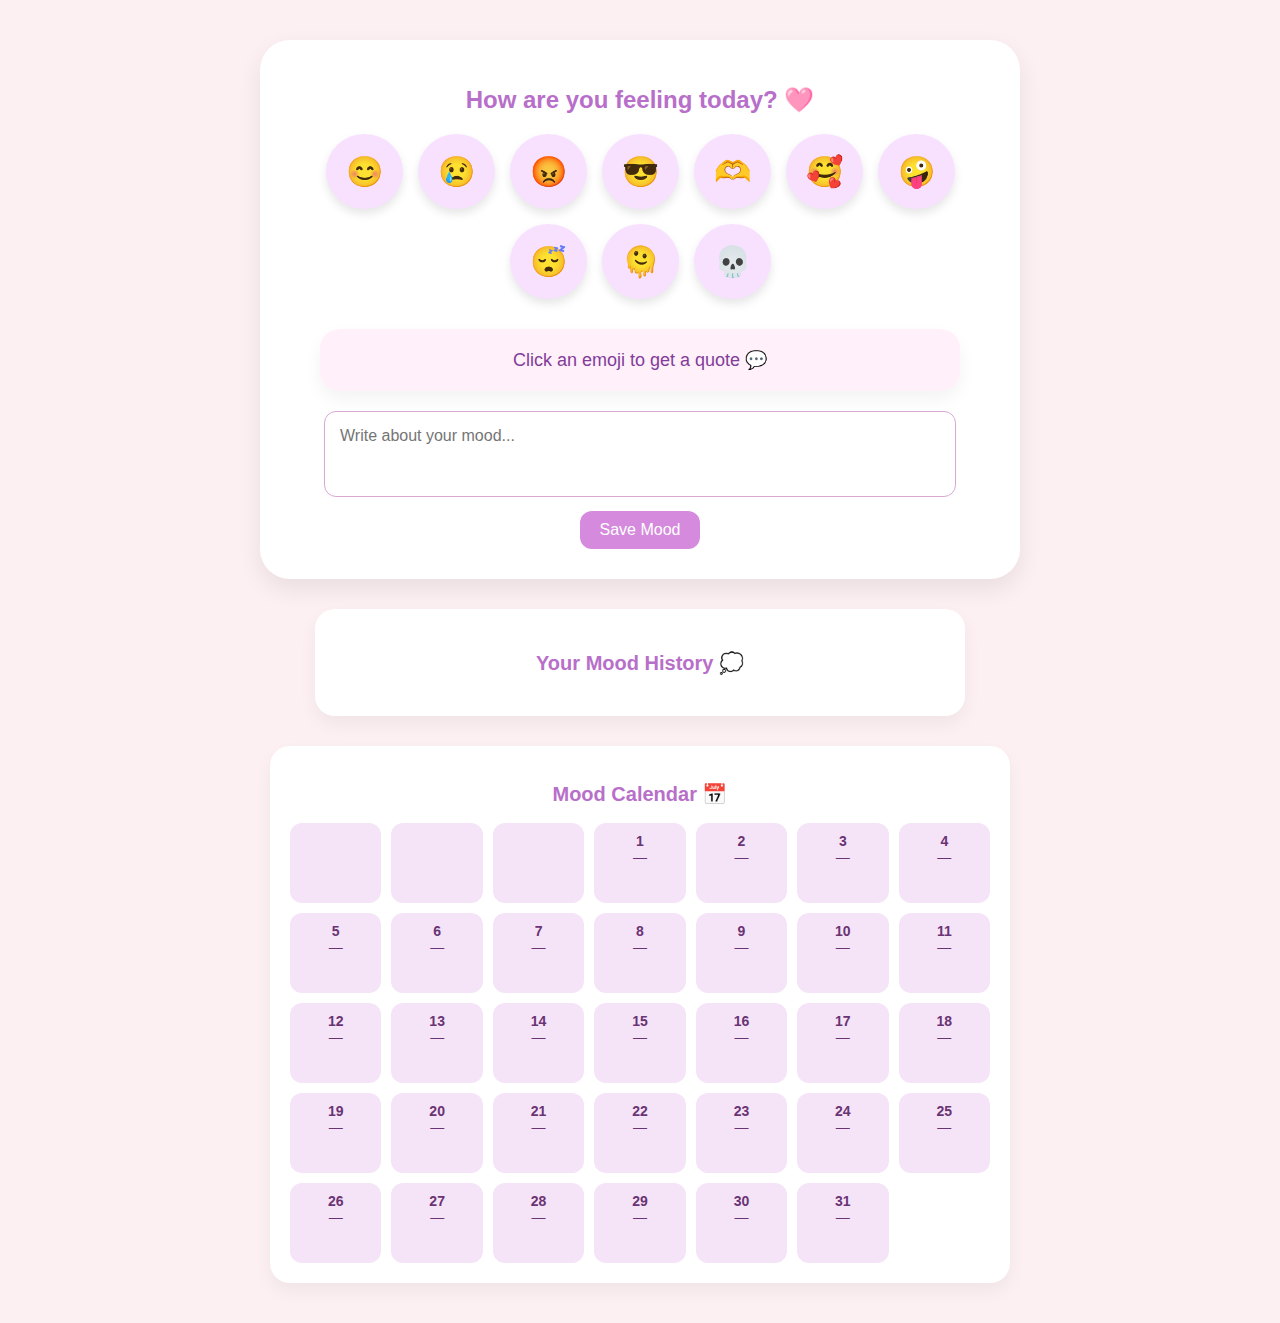
<file: index.html>
<!DOCTYPE html>
<html lang="en">
<head>
  <meta charset="UTF-8" />
  <title>Mood Tracker ✨</title>
  <link rel="stylesheet" href="style.css" />
</head>
<body id="page">
  <div class="outer-box">
    <h1>How are you feeling today? 🩷</h1>
    <div class="inner-box">
      <div class="emoji-bubble" onclick="react('😊')">😊</div>
      <div class="emoji-bubble" onclick="react('😢')">😢</div>
      <div class="emoji-bubble" onclick="react('😡')">😡</div>
      <div class="emoji-bubble" onclick="react('😎')">😎</div>
      <div class="emoji-bubble" onclick="react('🫶')">🫶</div>
      <div class="emoji-bubble" onclick="react('🥰')">🥰</div>
      <div class="emoji-bubble" onclick="react('🤪')">🤪</div>
      <div class="emoji-bubble" onclick="react('😴')">😴</div>
      <div class="emoji-bubble" onclick="react('🫠')">🫠</div>
      <div class="emoji-bubble" onclick="react('💀')">💀</div>
    </div>

    <div class="quote-box" id="message">Click an emoji to get a quote 💬</div>

    <textarea id="note-input" placeholder="Write about your mood..." rows="3"></textarea>
    <br>
    <button onclick="saveMood()" class="save-btn">Save Mood</button>
  </div>

  <div class="tracker-box">
    <h2>Your Mood History 💭</h2>
    <ul id="mood-log"></ul>
  </div>

  <div class="calendar-box">
    <h2>Mood Calendar 📅</h2>
    <div id="calendar-grid"></div>
  </div>

  <script src="script.js"></script>
</body>
</html>
</file>
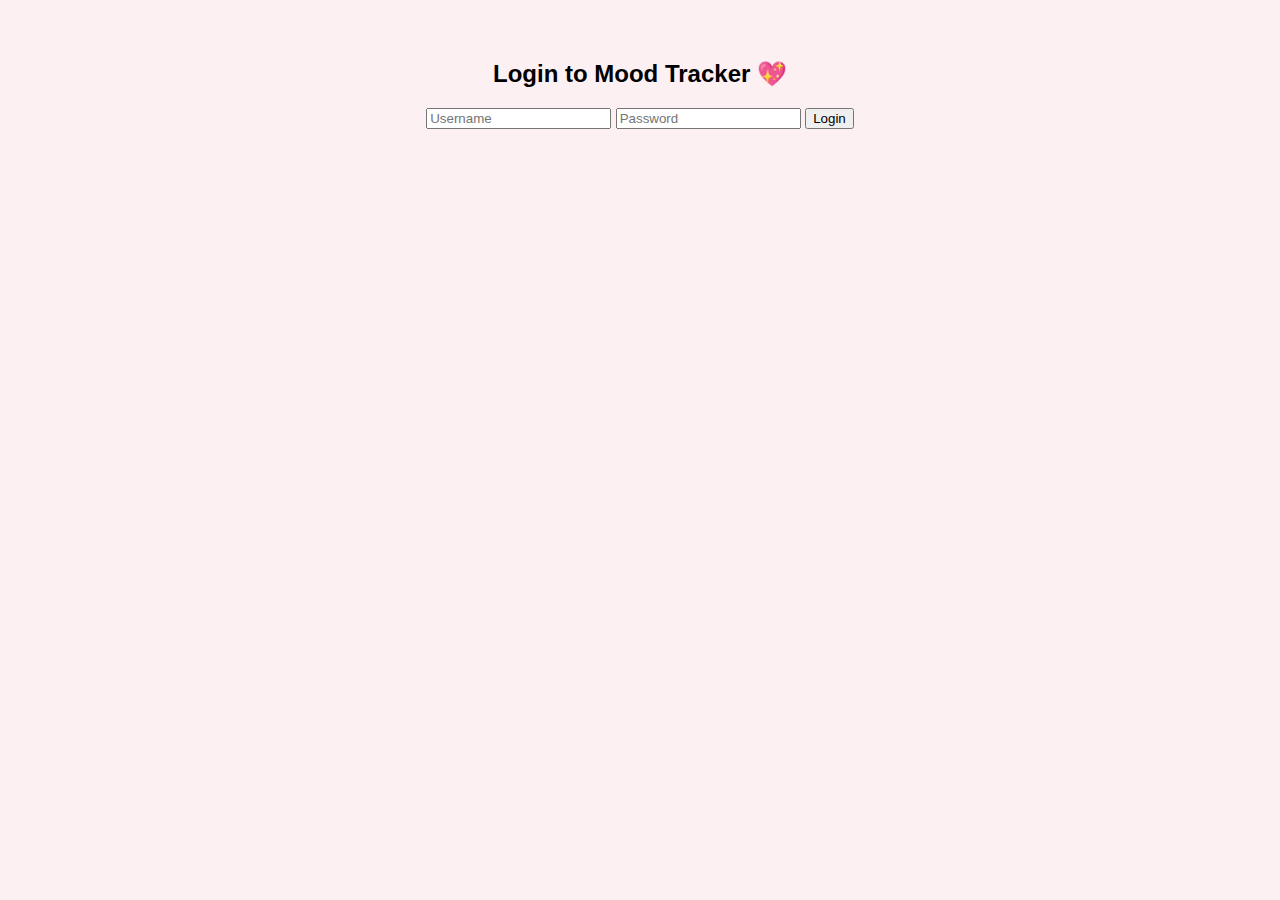
<file: index (1).html>
<!DOCTYPE html>
<html lang="en">
<head>
  <meta charset="UTF-8">
  <title>Mood Tracker</title>
  <link rel="stylesheet" href="style.css">
</head>
<body>

  <!-- LOGIN SCREEN -->
  <div id="login-screen">
    <h2>Login to Mood Tracker 💖</h2>
    <input type="text" id="username" placeholder="Username" />
    <input type="password" id="password" placeholder="Password" />
    <button onclick="login()">Login</button>
    <p id="login-error" style="color: red; display: none;">Invalid login. Try again!</p>
  </div>

  <!-- INTRO PAGE -->
  <div id="intro-screen" style="display: none;">
    <h1>Welcome to Mood Tracker ✨</h1>
    <p>Track your emotions and get daily motivation 💬</p>
    <button onclick="startSite()" class="save-btn">Start</button>
  </div>

  <!-- MAIN CONTENT -->
  <div id="main-content" style="display: none;">
    <h2>Your Mood Tracker Goes Here</h2>
    <!-- Add mood tracker, calendar, etc. -->
  </div>

  <script src="script.js"></script>
</body>
</html>
</file>
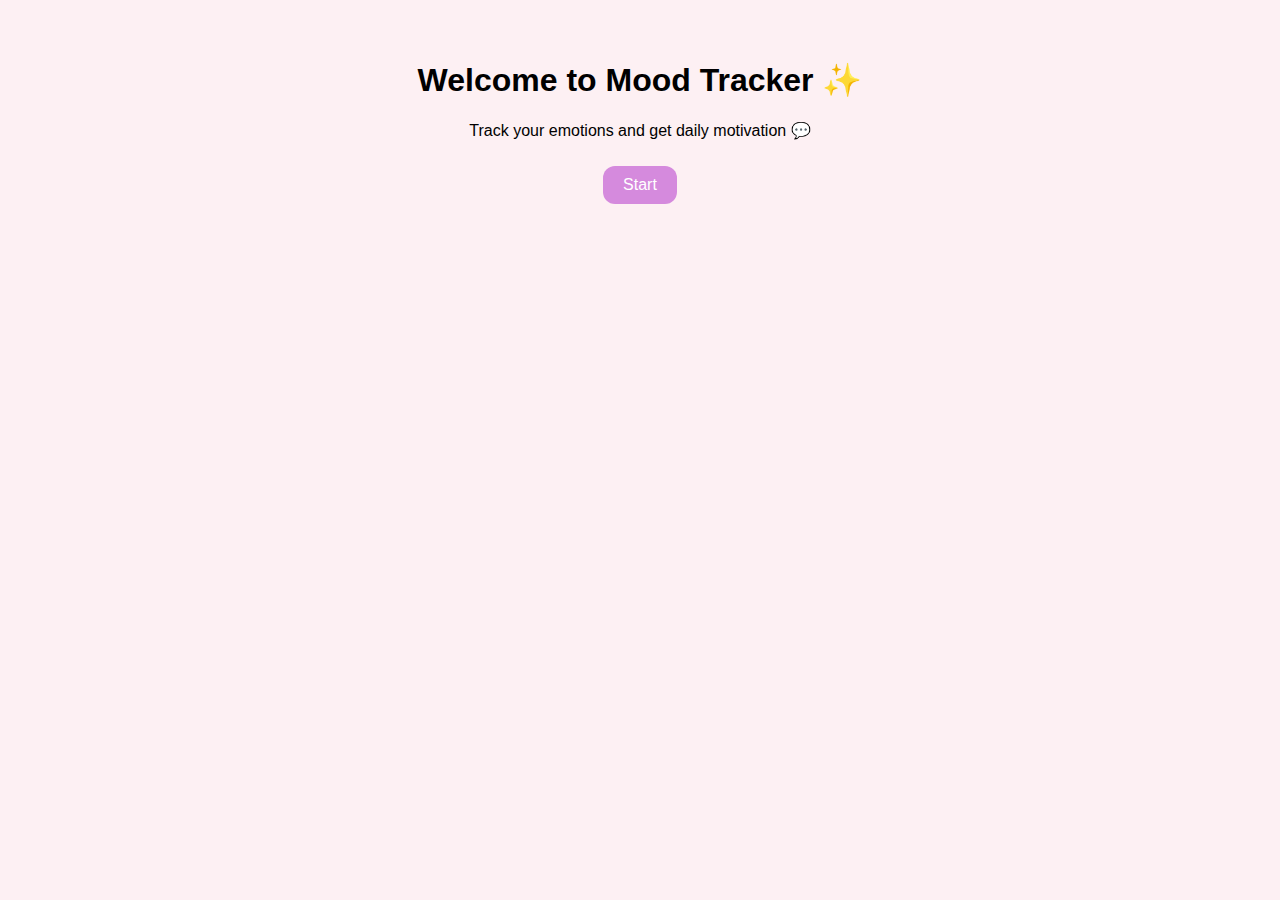
<file: intro_middle_main.html>
<!DOCTYPE html>
<html lang="en">
<head>
  <meta charset="UTF-8" />
  <meta name="viewport" content="width=device-width, initial-scale=1.0"/>
  <title>Mood Tracker Project</title>
  <link rel="stylesheet" href="style.css" />
  <link href="https://fonts.googleapis.com/css2?family=Roboto&display=swap" rel="stylesheet">
</head>
<body>

  <!-- INTRO PAGE -->
  <div id="intro-screen">
    <h1>Welcome to Mood Tracker ✨</h1>
    <p>Track your emotions and get daily motivation 💬</p>
    <button onclick="startSite()" class="save-btn">Start</button>
  </div>

  <!-- MIDDLE SCREEN -->
  <div id="middle-screen" style="display: none; padding: 30px 40px; max-width: 800px; margin: 40px auto; background: #fffaf5; border-radius: 15px; box-shadow: 0 0 15px rgba(0,0,0,0.1); line-height: 1.6;">
    <h2>💬 Emoji-Quote Generator</h2>
    <p>Choose an emoji that fits how you're feeling. The website will show a random quote to inspire or encourage you.</p>

    <h2>📅 Mood Tracker</h2>
    <p>When clicked, an emoji automatically records your mood for the day and adds it to your calendar.</p>

    <h2>🧠 Why We Made This</h2>
    <p>We know students go through stress and pressure. This site is a safe space to track your feelings and stay motivated.</p>

    <h2>✨ Additional Features</h2>
    <ul style="padding-left: 20px;">
      <li>📝 Jot down your thoughts, don’t be shy — no one’s here to ask you why!</li>
      <li>📖 Your feels get saved in your mood archive — read them later, laugh or cry.</li>
      <li>📆 Check your calendar, don’t be surprised — “Wow, I mood-switched ten whole times!”</li>
      <li>💡 It boosts your vibes and clears your mind — stay bright, stay cool, stay emotionally aligned!</li>
      <li>🗣️ Speak your truth, don’t hold it in — this site says, “You’re valid, always win!”</li>
    </ul>
    <button onclick="showMainSite()" class="save-btn">Go to Tracker</button>
  </div>

  <!-- MAIN WEBSITE -->
  <div id="main-site" style="display: none;">
    <!-- Insert your full mood tracker + quote generator layout here -->
    <h2>💖 Mood Tracker Interface</h2>
    <!-- This will be replaced with your actual mood tracker code -->
  </div>

  <script src="script.js"></script>
</body>
</html>
</file>
<file: style.css>
body {
  margin: 0;
  padding: 40px 20px;
  font-family: 'Segoe UI', sans-serif;
  transition: background-color 0.5s ease;
  text-align: center;
  background-color: #fdf0f3;
}

.outer-box {
  background-color: #ffffff;
  border-radius: 30px;
  box-shadow: 0 10px 25px rgba(0, 0, 0, 0.08);
  padding: 30px;
  max-width: 700px;
  margin: 0 auto 30px;
}

.outer-box h1 {
  color: #b86fc9;
  margin-bottom: 20px;
  font-size: 24px;
}

.inner-box {
  display: flex;
  flex-wrap: wrap;
  justify-content: center;
  gap: 15px;
}

.emoji-bubble {
  background-color: #f8e1ff;
  padding: 20px;
  border-radius: 50%;
  font-size: 30px;
  cursor: pointer;
  transition: transform 0.2s ease, background-color 0.3s ease;
  box-shadow: 0 5px 10px rgba(0, 0, 0, 0.1);
}

.emoji-bubble:hover {
  transform: scale(1.2);
  background-color: #f3c1ff;
}

.quote-box {
  margin-top: 30px;
  font-size: 18px;
  color: #823d99;
  background-color: #fff0fa;
  padding: 20px;
  border-radius: 20px;
  max-width: 600px;
  margin-left: auto;
  margin-right: auto;
  box-shadow: 0 8px 18px rgba(0, 0, 0, 0.05);
}

textarea {
  width: 100%;
  max-width: 600px;
  margin-top: 20px;
  padding: 15px;
  border-radius: 12px;
  border: 1px solid #d8aad3;
  font-size: 16px;
  resize: none;
  font-family: 'Segoe UI', sans-serif;
}

.save-btn {
  margin-top: 10px;
  padding: 10px 20px;
  border: none;
  border-radius: 12px;
  background-color: #d58add;
  color: white;
  font-size: 16px;
  cursor: pointer;
  transition: 0.2s ease;
}

.save-btn:hover {
  background-color: #b86fc9;
}

.tracker-box {
  background-color: #ffffff;
  margin-top: 30px;
  padding: 25px;
  border-radius: 20px;
  max-width: 600px;
  margin-left: auto;
  margin-right: auto;
  box-shadow: 0 8px 18px rgba(0, 0, 0, 0.05);
}

.tracker-box h2 {
  color: #b86fc9;
  font-size: 20px;
  margin-bottom: 10px;
}

#mood-log {
  list-style: none;
  padding: 0;
  text-align: left;
  font-size: 16px;
  color: #6c3a85;
}

#mood-log li {
  margin-bottom: 5px;
  padding-left: 10px;
}

.calendar-box {
  margin-top: 30px;
  background: #fff;
  border-radius: 20px;
  padding: 20px;
  max-width: 700px;
  margin-left: auto;
  margin-right: auto;
  box-shadow: 0 8px 18px rgba(0, 0, 0, 0.05);
}

.calendar-box h2 {
  color: #b86fc9;
  font-size: 20px;
}

#calendar-grid {
  display: grid;
  grid-template-columns: repeat(7, 1fr);
  gap: 10px;
  margin-top: 10px;
}

.calendar-cell {
  padding: 10px;
  border-radius: 12px;
  background-color: #f5e4f7;
  min-height: 60px;
  font-size: 14px;
  position: relative;
  cursor: pointer;
  transition: 0.2s ease;
  text-align: center;
  color: #6a3374;
}

.calendar-cell:hover {
  background-color: #ebc9f2;
}
</file>
